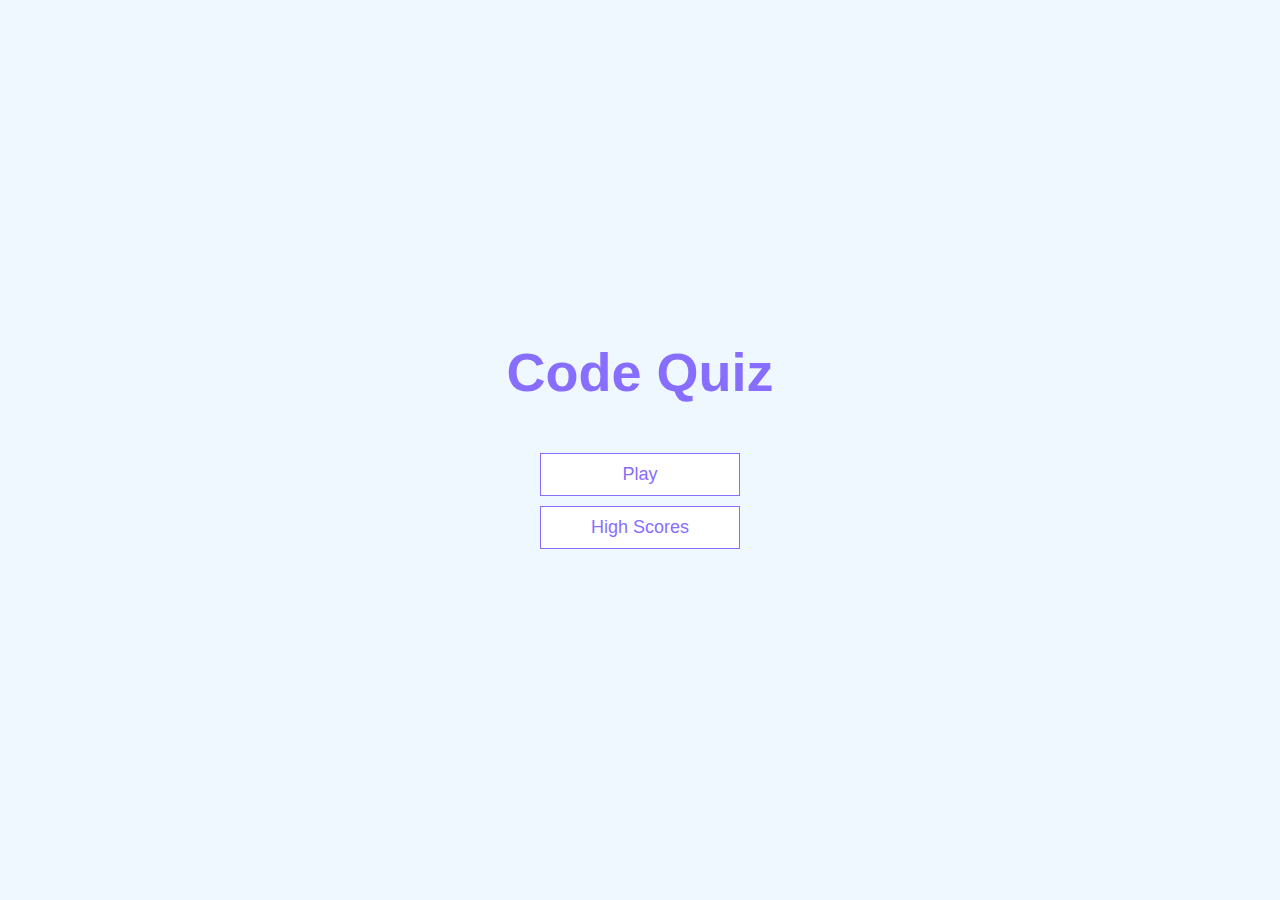
<file: index.html>
<!DOCTYPE html>
<html lang="en">
<head>
    <meta charset="UTF-8">
    <meta http-equiv="X-UA-Compatible" content="IE=edge">
    <meta name="viewport" content="width=device-width, initial-scale=1.0">
    <title>Code Quiz</title>
    <link rel="stylesheet" href="assets/style.css">
</head>
<body>
    <div class="container">
        <div id="home" class="flex-center flex-column">
            <h1>Code Quiz</h1>
            <a class="btn" href="assets/game.html">Play</a>
            <a class="btn" href="assets/highscore.html">High Scores</a>
        </div>
    </div>
</body>
</html>
</file>
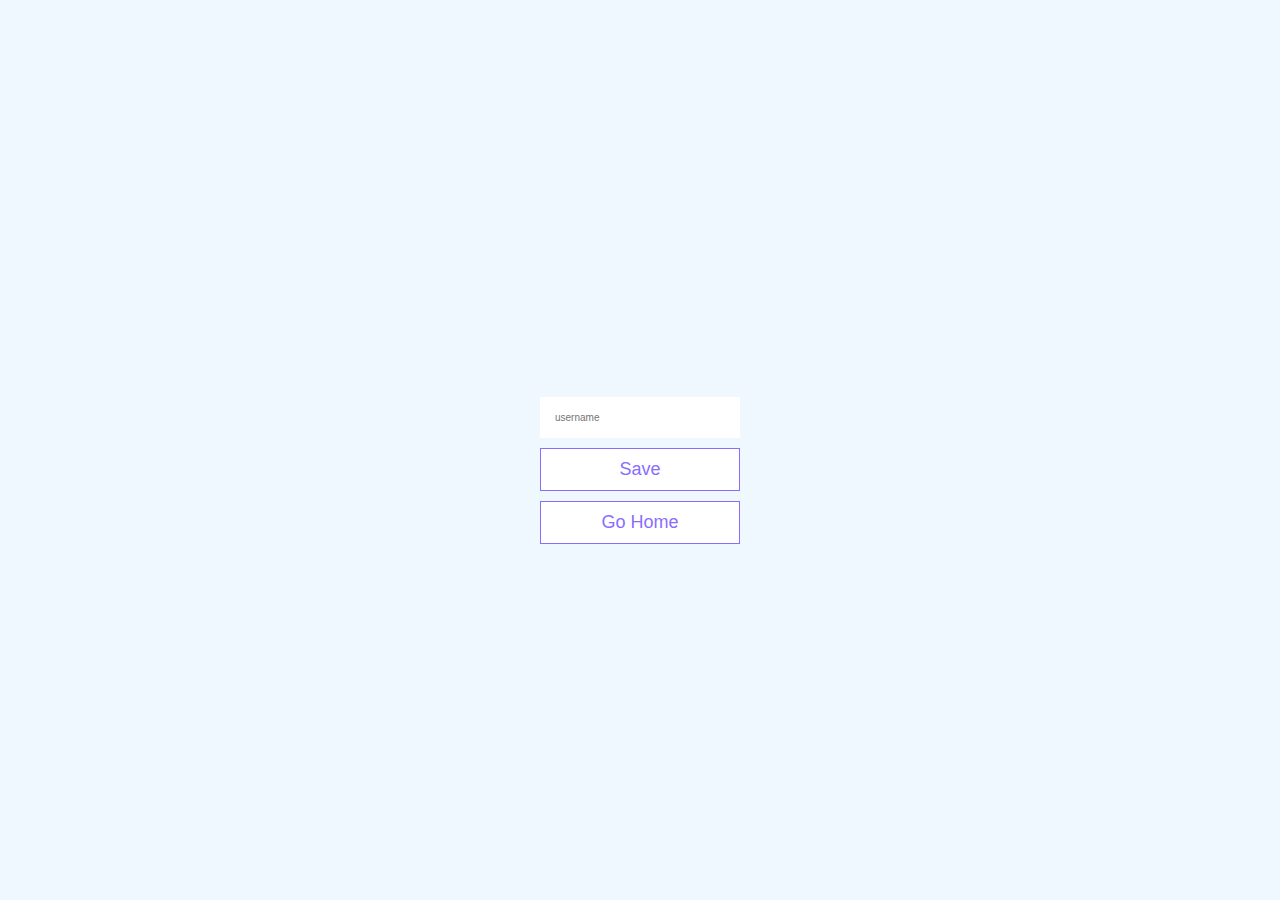
<file: end.html>
<!DOCTYPE html>
<html lang="en">
<head>
    <meta charset="UTF-8">
    <meta http-equiv="X-UA-Compatible" content="IE=edge">
    <meta name="viewport" content="width=device-width, initial-scale=1.0">
    <title>Done!</title>
    <link rel="stylesheet" href="/assets/css/style.css">
</head>
<body>
    <div class="container">
        <div id="end" class="flex-center flex-column">
            <h1 id="finalScore"></h1>
            <form>
                <input type="text" 
                    name="username" 
                    id="username" 
                    placeholder="username"
                />
                <button 
                    type="submit"
                    class="btn" 
                    id="saveScoreBtn" 
                    onclick="saveHighScore(event)" disabled>Save</button>
            </form>
            <a class ="btn" href="/">Go Home</a>
        </div>
    </div>
    <script src="/assets/js/end.js"></script>
</body>
</html>
</file>
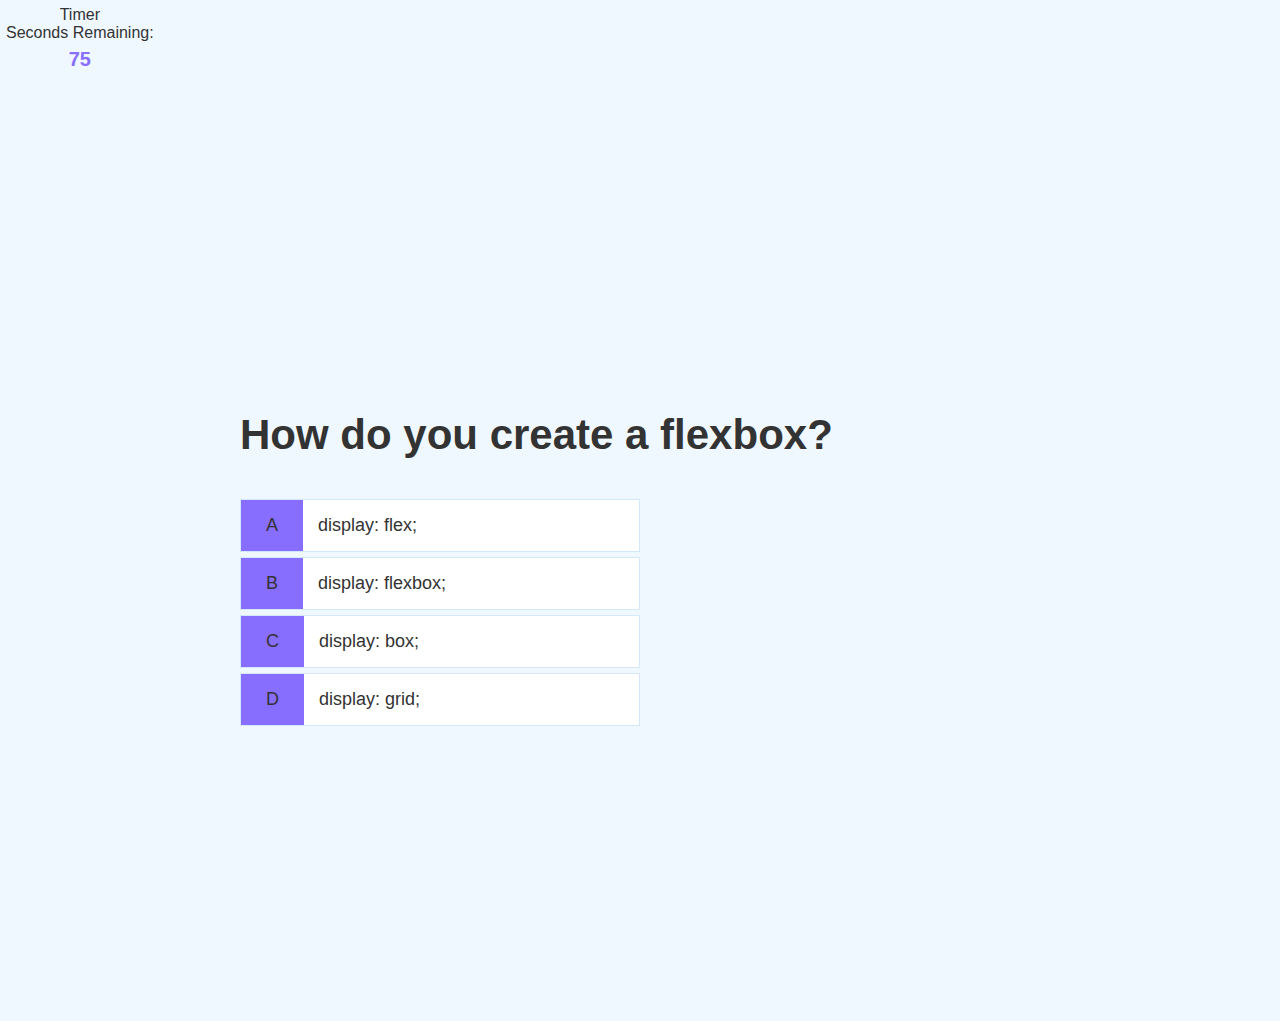
<file: game.html>
<!DOCTYPE html>
<html lang="en">
<head>
    <meta charset="UTF-8">
    <meta http-equiv="X-UA-Compatible" content="IE=edge">
    <meta name="viewport" content="width=device-width, initial-scale=1.0">
    <title>Play</title>
    <link rel="stylesheet" href="assets/css/style.css">
    <link rel="stylesheet" href="assets/css/game.css">
</head>
<header>
    <div id="header">
        <div id="header-item">
            <p id="text-prefix">
                Timer </br>
                Seconds Remaining:
            </p>
           <h1 id="countdown">
            75
           </h1>
        </div>
    </div>
</header>
<body>
    <div class="container">
        <div id="game" class="justify-center flex-column">
            <h2 id=question>Questions</h2>
            <div class="choice-container">
                <p class="choice-prefix">A</p>
                <p class="choice-text" data-number="1">Choice 1</p>
            </div>
            <div class="choice-container">
                <p class="choice-prefix">B</p>
                <p class="choice-text" data-number="2">Choice 2</p>
            </div>
            <div class="choice-container">
                <p class="choice-prefix">C</p>
                <p class="choice-text" data-number="3">Choice 3</p>
            </div>
            <div class="choice-container">
                <p class="choice-prefix">D</p>
                <p class="choice-text" data-number="4">Choice 4</p>
            </div>
            <span id="error"></span>
        </div>
    </div>
    <script src="/assets/js/game.js"></script>
</body>
</html>
</file>
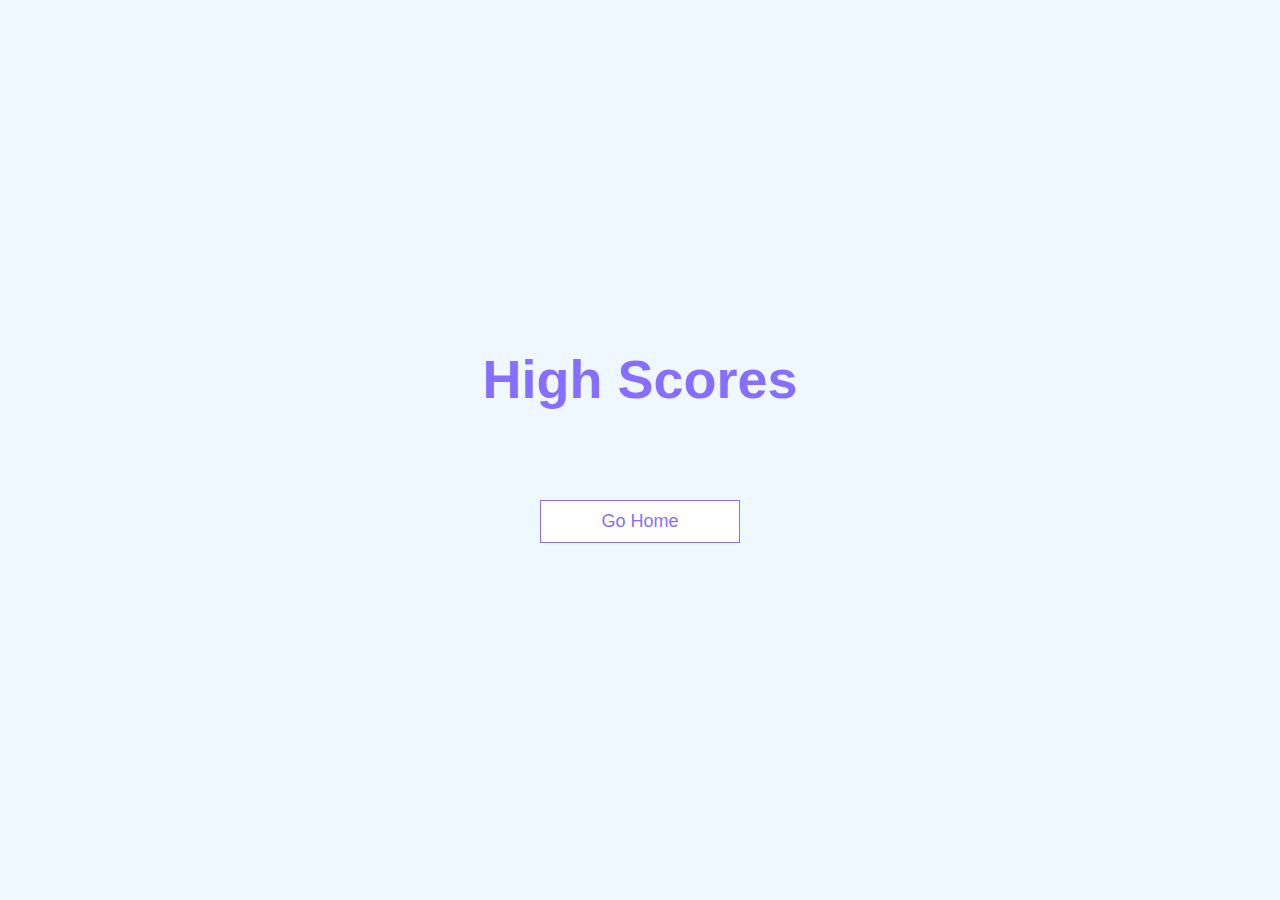
<file: highscore.html>
<!DOCTYPE html>
<html lang="en">
<head>
    <meta charset="UTF-8">
    <meta http-equiv="X-UA-Compatible" content="IE=edge">
    <meta name="viewport" content="width=device-width, initial-scale=1.0">
    <title>High Scores</title>
    <link rel="stylesheet" href="/assets/css/style.css">
    <link rel="stylesheet" href="/assets/css/highscores.css">
</head>
<body>
    <div class="container">
        <div id="highScores" class="flex-center flex-column">
            <h1 id="finalScore">High Scores</h1>
            <ul id="highScoresList"></ul>
            <a class="btn" href="/">Go Home</a>
        </div>
    </div>
    <script src="/assets/js/highscore.js"></script>
</body>
</html>
</file>
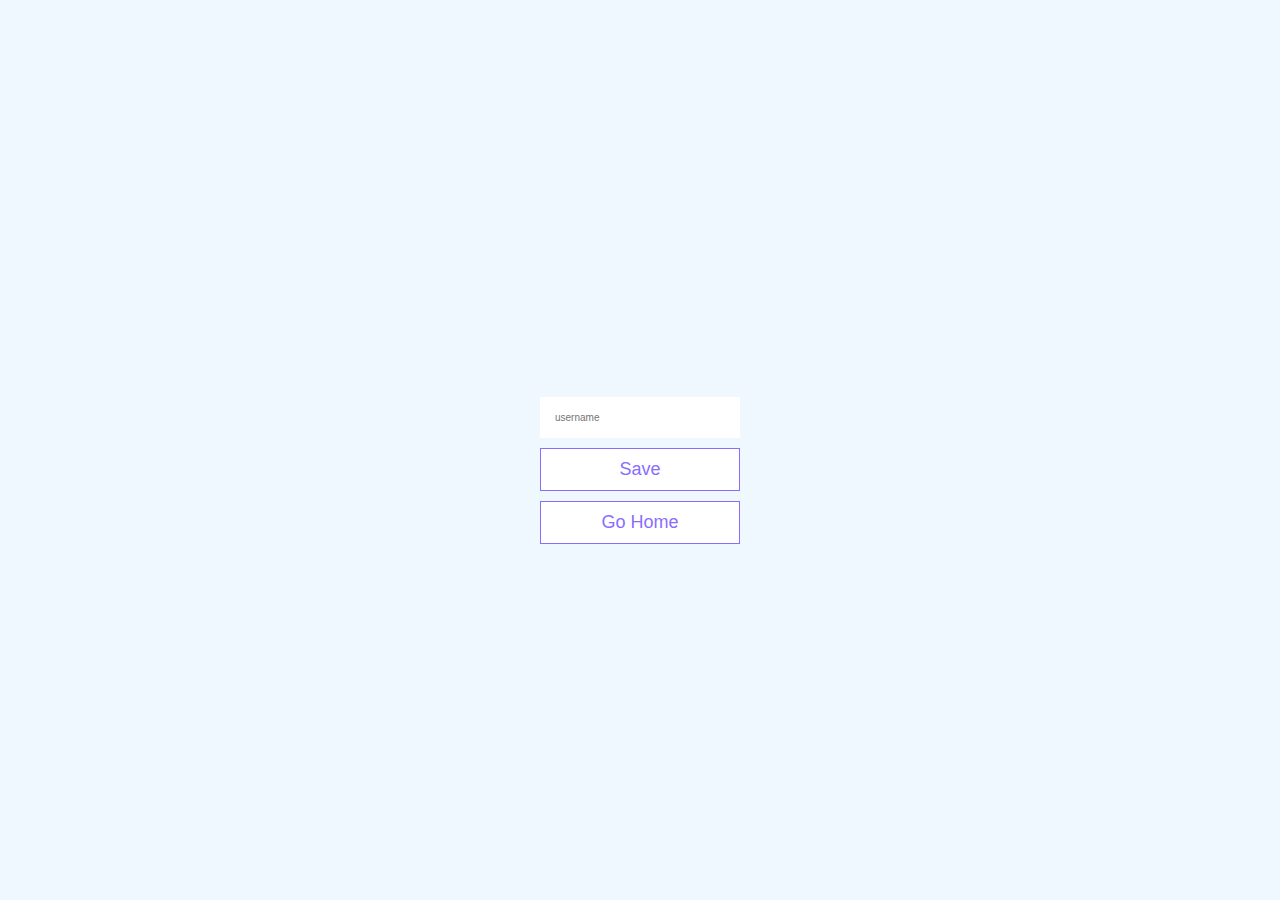
<file: assets/end.html>
<!DOCTYPE html>
<html lang="en">
<head>
    <meta charset="UTF-8">
    <meta http-equiv="X-UA-Compatible" content="IE=edge">
    <meta name="viewport" content="width=device-width, initial-scale=1.0">
    <title>Done!</title>
    <link rel="stylesheet" href="style.css">
</head>
<body>
    <div class="container">
        <div id="end" class="flex-center flex-column">
            <h1 id="finalScore"></h1>
            <form>
                <input type="text" 
                    name="username" 
                    id="username" 
                    placeholder="username"
                />
                <button 
                    type="submit"
                    class="btn" 
                    id="saveScoreBtn" 
                    onclick="saveHighScore(event)" disabled>Save</button>
            </form>
            <a class ="btn" href="../index.html">Go Home</a>
        </div>
    </div>
    <script src="end.js"></script>
</body>
</html>
</file>
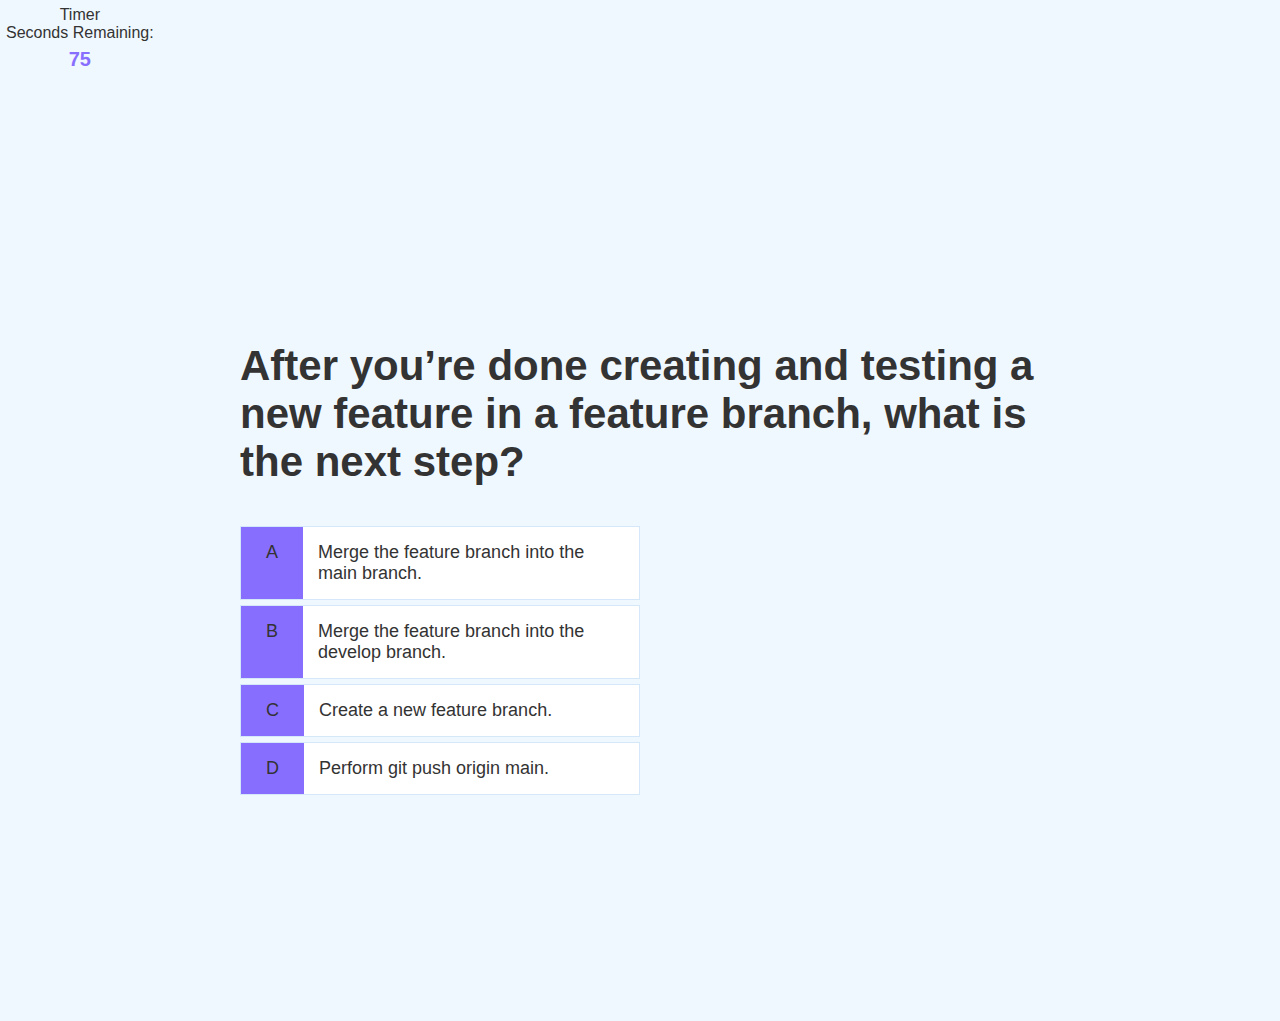
<file: assets/game.html>
<!DOCTYPE html>
<html lang="en">
<head>
    <meta charset="UTF-8">
    <meta http-equiv="X-UA-Compatible" content="IE=edge">
    <meta name="viewport" content="width=device-width, initial-scale=1.0">
    <title>Play</title>
    <link rel="stylesheet" href="style.css">
    <link rel="stylesheet" href="game.css">
</head>
<header>
    <div id="header">
        <div id="header-item">
            <p id="text-prefix">
                Timer </br>
                Seconds Remaining:
            </p>
           <h1 id="countdown">
            75
           </h1>
        </div>
    </div>
</header>
<body>
    <div class="container">
        <div id="game" class="justify-center flex-column">
            <h2 id=question>Questions</h2>
            <div class="choice-container">
                <p class="choice-prefix">A</p>
                <p class="choice-text" data-number="1">Choice 1</p>
            </div>
            <div class="choice-container">
                <p class="choice-prefix">B</p>
                <p class="choice-text" data-number="2">Choice 2</p>
            </div>
            <div class="choice-container">
                <p class="choice-prefix">C</p>
                <p class="choice-text" data-number="3">Choice 3</p>
            </div>
            <div class="choice-container">
                <p class="choice-prefix">D</p>
                <p class="choice-text" data-number="4">Choice 4</p>
            </div>
            <span id="error"></span>
        </div>
    </div>
    <script src="game.js"></script>
</body>
</html>
</file>
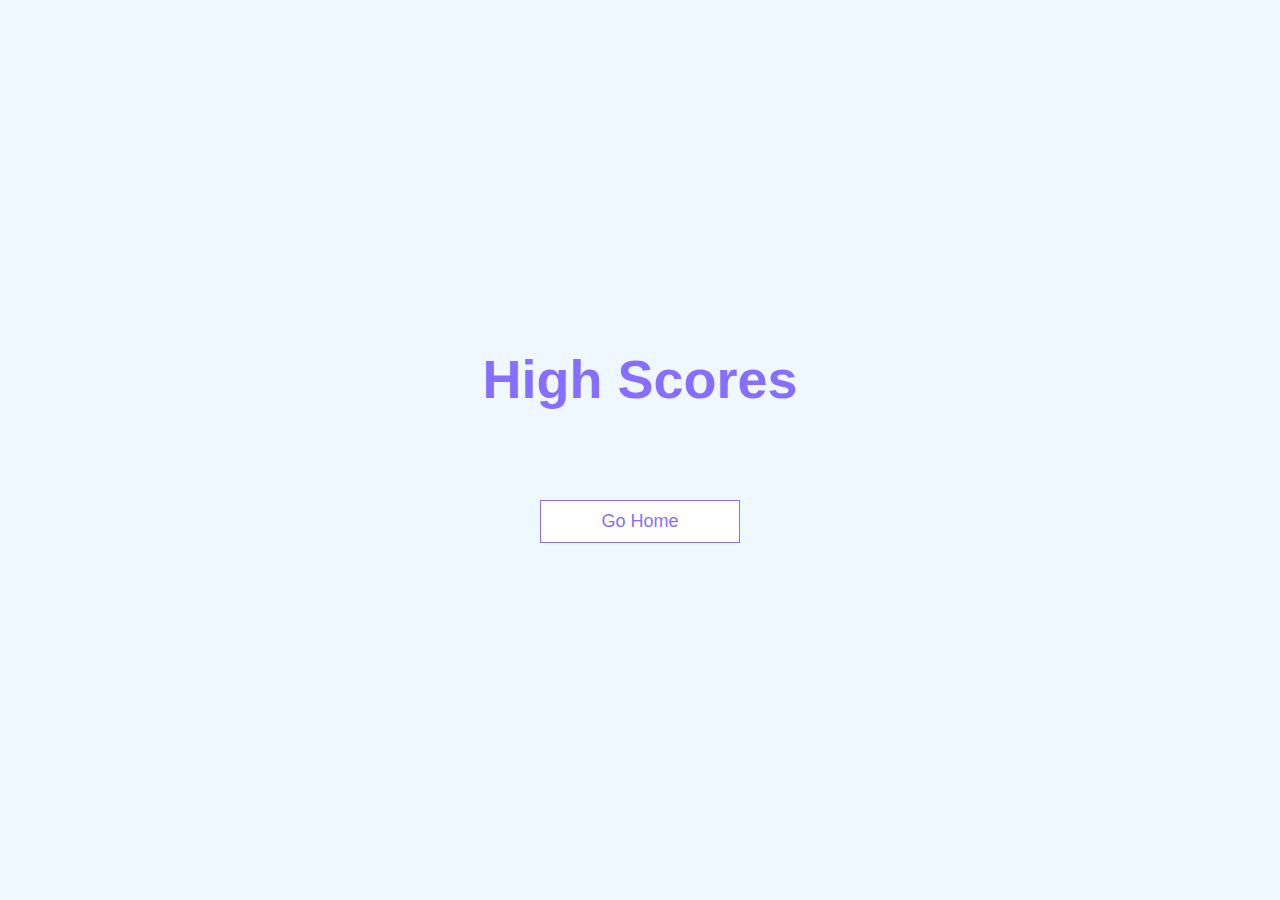
<file: assets/highscore.html>
<!DOCTYPE html>
<html lang="en">
<head>
    <meta charset="UTF-8">
    <meta http-equiv="X-UA-Compatible" content="IE=edge">
    <meta name="viewport" content="width=device-width, initial-scale=1.0">
    <title>High Scores</title>
    <link rel="stylesheet" href="style.css">
    <link rel="stylesheet" href="highscores.css">
</head>
<body>
    <div class="container">
        <div id="highScores" class="flex-center flex-column">
            <h1 id="finalScore">High Scores</h1>
            <ul id="highScoresList"></ul>
            <a class="btn" href="../index.html">Go Home</a>
        </div>
    </div>
    <script src="highscore.js"></script>
</body>
</html>
</file>
<file: assets/style.css>
:root {
    background-color: aliceblue;
    /*root font size down to 10px - for rem purposes*/
    font-size: 62.5%
}

* {
    box-sizing: border-box;
    margin: 0;
    padding: 0;
    font-family:Verdana, Geneva, Tahoma, sans-serif;
    color: #333;
}

h1 {
    font-size: 5.4rem;
    color: #886EFF;
    margin-bottom: 5rem;
}

h1 > span {
    font-size: 2.4rem;
    font-weight: 500;
}

h2 {
    font-size: 4.2rem;
    margin-bottom: 4rem;
    font-weight: 700;
}

h3 {
    font-size: 2.8rem;
    font-weight: 500;
}

.container {
    width: 100vw;
    height: 100vh;
    display: flex;
    justify-content: center;
    align-items: center;
    max-width: 80rem;
    margin: 0 auto;
}

.container > * {
    width: 100%;
}

.flex-column {
    display: flex;
    flex-direction: column;
}
 .flex-center {
     justify-content: center;
     align-items: center;
 }
 
 .text-center {
     justify-content: center;
 }

 .hidden {
     display: none;
 }

 .btn {
    font-size: 1.8rem;
    padding: 1rem 0;
    width: 20rem;
    text-align: center;
    border: 0.1rem solid #886EFF;
    margin-bottom: 1rem;
    text-decoration: none;
    color: #886EFF;
    background-color: white;
 }

 .btn:hover {
    cursor: pointer;
    box-shadow: 0 0.4rem 1.4rem 0 rgba(120, 86, 214, 0.5);
    background: #886EFF;
    transform: translate(-0.1rem);
    transition: transform 150ms;
    color: white;
 }

 form {
    width: 100%;
    display: flex;
    flex-direction: column;
    align-items: center;
}

input {
    margin-bottom: 1rem;
    width: 20rem;
    padding: 1.5rem;
    font-size: 1rem;
    border: none;
}
</file>
<file: assets/css/style.css>
:root {
    background-color: aliceblue;
    /*root font size down to 10px - for rem purposes*/
    font-size: 62.5%
}

* {
    box-sizing: border-box;
    margin: 0;
    padding: 0;
    font-family:Verdana, Geneva, Tahoma, sans-serif;
    color: #333;
}

h1 {
    font-size: 5.4rem;
    color: #886EFF;
    margin-bottom: 5rem;
}

h1 > span {
    font-size: 2.4rem;
    font-weight: 500;
}

h2 {
    font-size: 4.2rem;
    margin-bottom: 4rem;
    font-weight: 700;
}

h3 {
    font-size: 2.8rem;
    font-weight: 500;
}

.container {
    width: 100vw;
    height: 100vh;
    display: flex;
    justify-content: center;
    align-items: center;
    max-width: 80rem;
    margin: 0 auto;
}

.container > * {
    width: 100%;
}

.flex-column {
    display: flex;
    flex-direction: column;
}
 .flex-center {
     justify-content: center;
     align-items: center;
 }
 
 .text-center {
     justify-content: center;
 }

 .hidden {
     display: none;
 }

 .btn {
    font-size: 1.8rem;
    padding: 1rem 0;
    width: 20rem;
    text-align: center;
    border: 0.1rem solid #886EFF;
    margin-bottom: 1rem;
    text-decoration: none;
    color: #886EFF;
    background-color: white;
 }

 .btn:hover {
    cursor: pointer;
    box-shadow: 0 0.4rem 1.4rem 0 rgba(120, 86, 214, 0.5);
    background: #886EFF;
    transform: translate(-0.1rem);
    transition: transform 150ms;
    color: white;
 }

 form {
    width: 100%;
    display: flex;
    flex-direction: column;
    align-items: center;
}

input {
    margin-bottom: 1rem;
    width: 20rem;
    padding: 1.5rem;
    font-size: 1rem;
    border: none;
}
</file>
<file: assets/css/game.css>
.choice-container {
    display: flex;
    margin-bottom: 0.5rem;
    width: 50%;
    font-size: 1.8rem;
    border: 0.1rem solid rgb(86, 165, 235, 0.25);
    background-color: white;
}

.choice-prefix {
    padding: 1.5rem 2.5rem;
    background-color: #886EFF;
    color: #333;
}

.choice-container:hover {
    cursor: pointer;
    box-shadow: 0 0.4rem 1.4rem 0 rgba(120, 86, 214, 0.5);
    background: #886EFF;
    transform: translate(-0.1rem);
    transition: transform 150ms;
}

.choice-text {
    padding: 1.5rem;
    width: 100%;
}

.correct {
    background-color: greenyellow;
}

.incorrect {
    background-color: red;
}

#header {
    display:flex;
    justify-content: space-between;
    align-items: center;
}

.highscore-main-text {
    font-size: 2rem;
}

#countdown {
    font-size: 2rem;
    text-align: center;
}

#text-prefix {
    text-align: center;
    font-size: 1.6rem;
    padding: .6rem;
}
</file>
<file: assets/css/highscores.css>
#highScoresList {
    list-style: none;
    padding-left: 0;
    margin-bottom: 4rem;
}

.high-score {
    font-size: 2.8rem;
    margin-bottom: 0.5rem;
}
</file>
<file: assets/game.css>
.choice-container {
    display: flex;
    margin-bottom: 0.5rem;
    width: 50%;
    font-size: 1.8rem;
    border: 0.1rem solid rgb(86, 165, 235, 0.25);
    background-color: white;
}

.choice-prefix {
    padding: 1.5rem 2.5rem;
    background-color: #886EFF;
    color: #333;
}

.choice-container:hover {
    cursor: pointer;
    box-shadow: 0 0.4rem 1.4rem 0 rgba(120, 86, 214, 0.5);
    background: #886EFF;
    transform: translate(-0.1rem);
    transition: transform 150ms;
}

.choice-text {
    padding: 1.5rem;
    width: 100%;
}

.correct {
    background-color: greenyellow;
}

.incorrect {
    background-color: red;
}

#header {
    display:flex;
    justify-content: space-between;
    align-items: center;
}

.highscore-main-text {
    font-size: 2rem;
}

#countdown {
    font-size: 2rem;
    text-align: center;
}

#text-prefix {
    text-align: center;
    font-size: 1.6rem;
    padding: .6rem;
}
</file>
<file: assets/highscores.css>
#highScoresList {
    list-style: none;
    padding-left: 0;
    margin-bottom: 4rem;
}

.high-score {
    font-size: 2.8rem;
    margin-bottom: 0.5rem;
}
</file>
